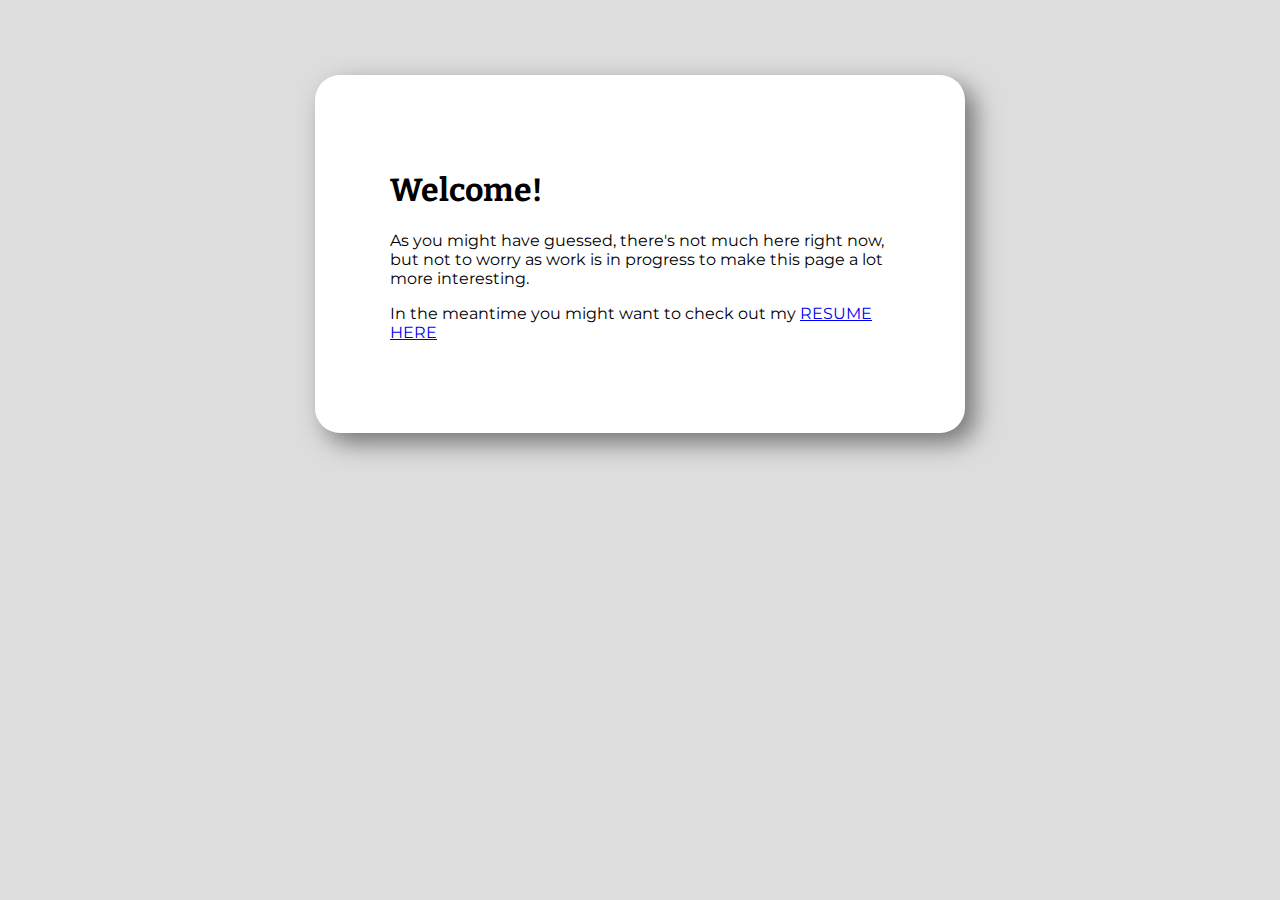
<file: index.html>
<!DOCTYPE html>
<html>
  <head>
    <meta charset="UTF-8">
    <meta name="viewport" content="width=device-width, initial-scale=1.0">
    <title>Gianni LaMolinare</title>
    <!-- The style.css file allows you to change the look of your web pages.
         If you include the next line in all your web pages, they will all share the same look.
         This makes it easier to make new pages for your site. -->
    <link href="/index-style.css" rel="stylesheet" type="text/css" media="all">
  </head>
  <body>
    <div  class="container">
      <h1>Welcome!</h1>
  
      <p>As you might have guessed, there's not much here right now, but not to worry as work is in progress to make this page a lot more interesting.</p>
      <p>In the meantime you might want to check out my <a href="resume">RESUME HERE</a></p>
    </div>
  </body>
</html>
</file>
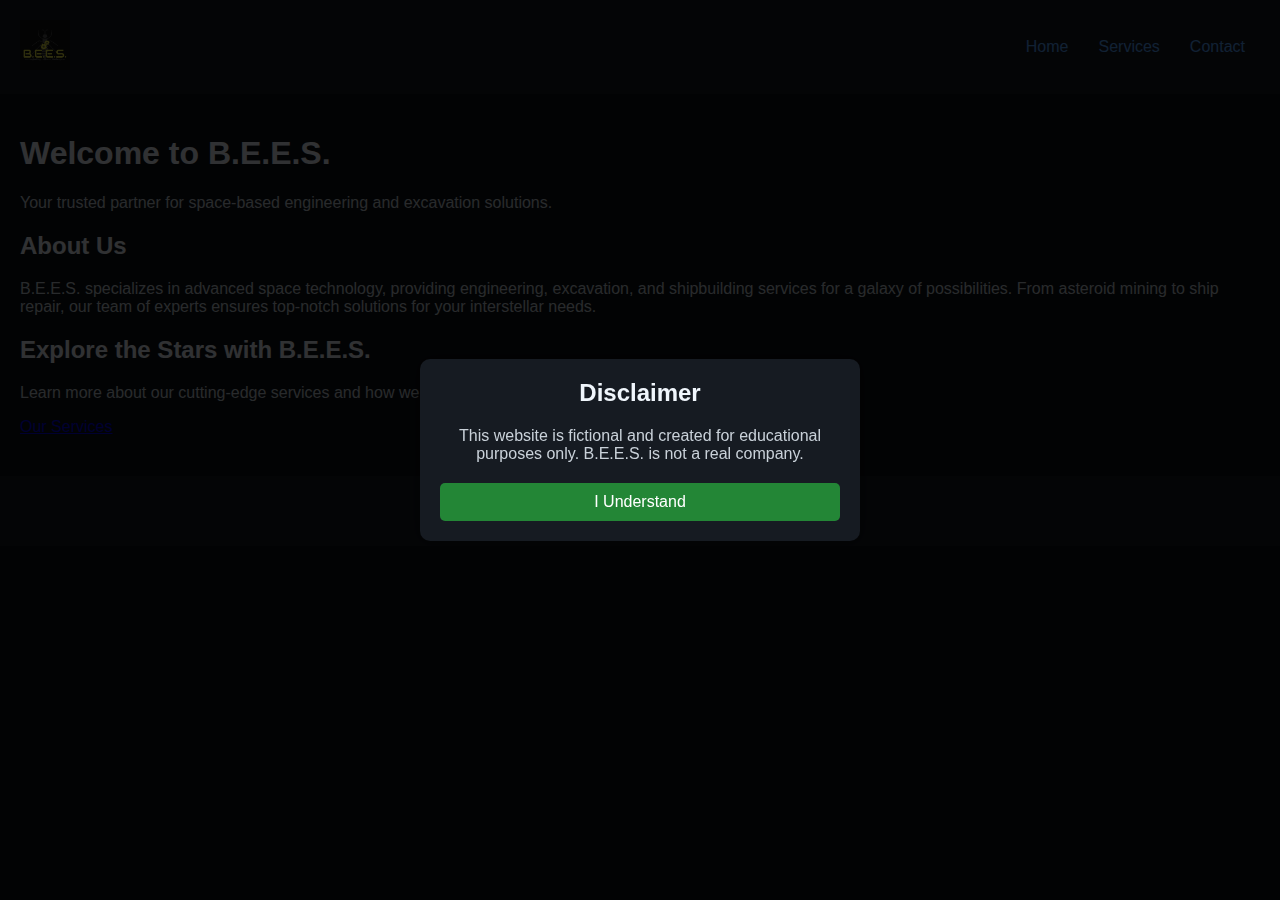
<file: final-project/index.html>
<!DOCTYPE html>
<html lang="en">
<head>
    <meta charset="UTF-8">
    <meta name="viewport" content="width=device-width, initial-scale=1.0">
    <title>B.E.E.S. - Bolts, Excavation, Engineering, and Shipyards</title>
    <link rel="icon" type="image/x-icon" href="favicon.webp">
    <link rel="stylesheet" href="styles.css">
</head>
<body>
    <div id="disclaimer-popup" class="popup">
        <div class="popup-content">
            <h2>Disclaimer</h2>
            <p>This website is fictional and created for educational purposes only. B.E.E.S. is not a real company.</p>
            <div id="close-popup" class="close-popup">I Understand</div>
        </div>
    </div> 
    <header>
        <div class="logo">
            <img src="bees-logo.jpg" alt="B.E.E.S. Logo">
        </div>
        <nav>
            <ul>
                <li><a href="index.html">Home</a></li>
                <li><a href="services.html">Services</a></li>
                <li><a href="contact.html">Contact</a></li>
            </ul>
        </nav>
    </header>

    <main>
        <section class="hero">
            <h1>Welcome to B.E.E.S.</h1>
            <p>Your trusted partner for space-based engineering and excavation solutions.</p>
        </section>

        <section class="about">
            <h2>About Us</h2>
            <p>B.E.E.S. specializes in advanced space technology, providing engineering, excavation, and shipbuilding services for a galaxy of possibilities. From asteroid mining to ship repair, our team of experts ensures top-notch solutions for your interstellar needs.</p>
        </section>

        <section class="cta">
            <h2>Explore the Stars with B.E.E.S.</h2>
            <p>Learn more about our cutting-edge services and how we can help you achieve your space exploration goals.</p>
            <a href="services.html" class="button">Our Services</a>
        </section>
    </main>

    <footer>
        <p>&copy; 2024 B.E.E.S. - All Rights Reserved.</p>
    </footer>
    <script>
        document.querySelector('.close-popup').addEventListener('click', () => {document.querySelector('.popup').style.display="none";});
    </script>
</body>
</html>
</file>
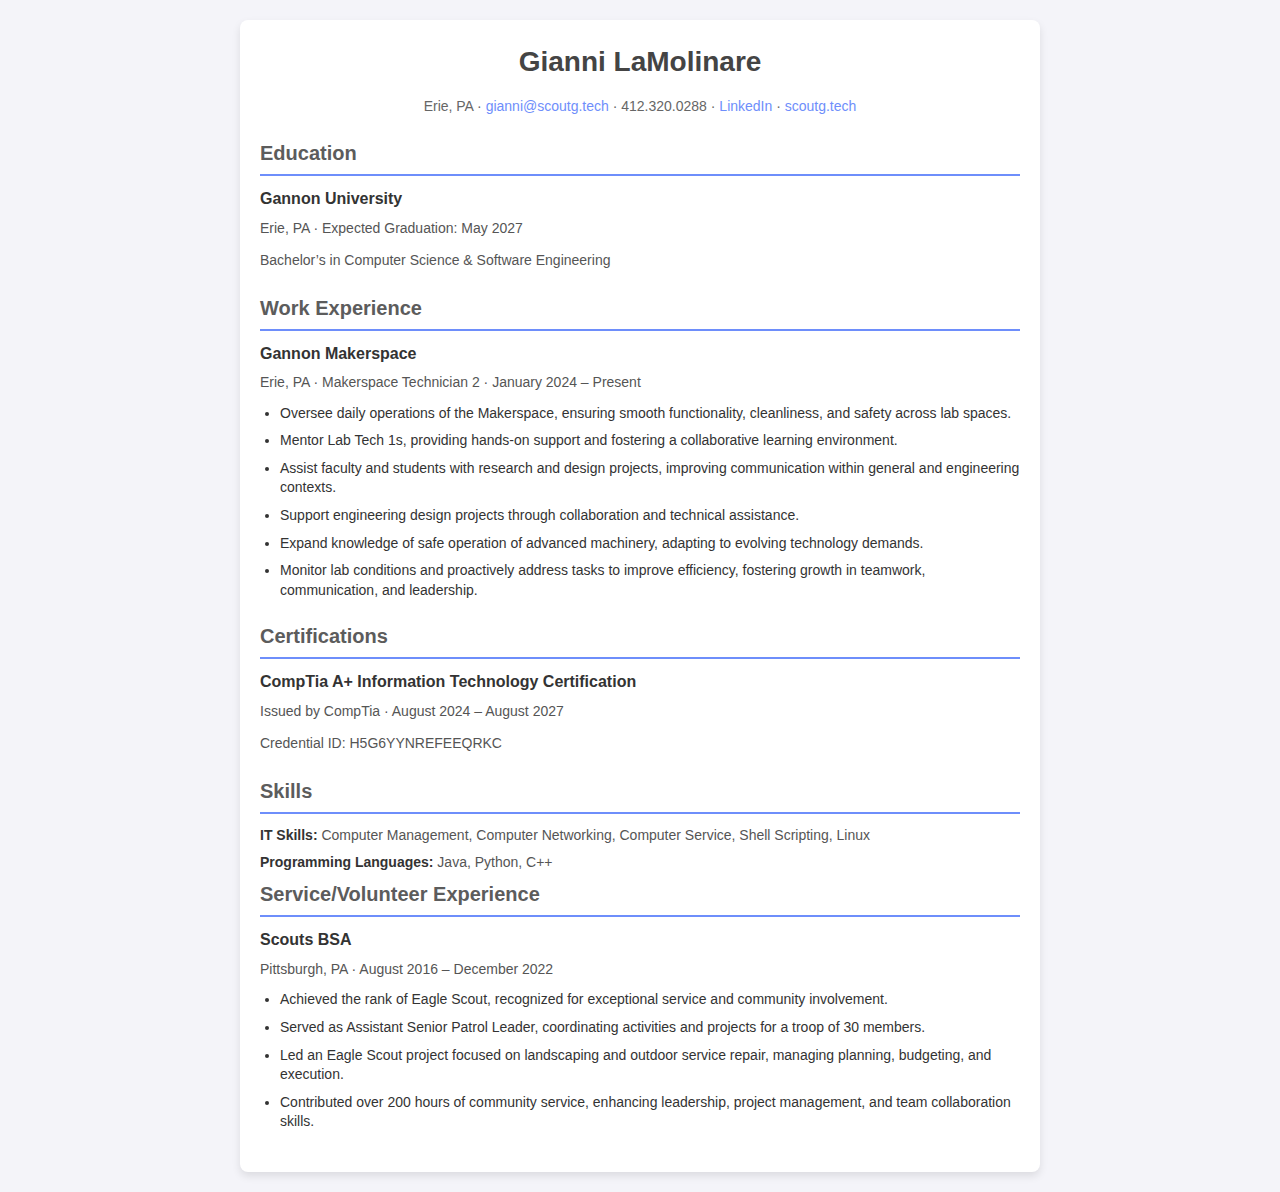
<file: resume.html>
<!DOCTYPE html>
<html lang="en">
<head>
    <meta charset="UTF-8">
    <meta name="viewport" content="width=device-width, initial-scale=1.0">
    <meta name="author" content="Gianni LaMolinare">
    <title>Gianni LaMolinare - Resume</title>
    <style>
        /* Global Styles */
        * {
            margin: 0;
            padding: 0;
            box-sizing: border-box;
        }

        body {
            font-family: 'Arial', sans-serif;
            color: #333;
            background-color: #f4f4f9;
            line-height: 1.6;
            padding: 20px;
        }

        /* Resume Container */
        .resume-container {
            max-width: 800px;
            margin: 0 auto;
            padding: 20px;
            background-color: #fff;
            box-shadow: 0 4px 8px rgba(0, 0, 0, 0.1);
            border-radius: 8px;
        }

        /* Header */
        .header {
            text-align: center;
            margin-bottom: 20px;
        }

        .header h1 {
            font-size: 28px;
            margin-bottom: 10px;
            color: #444;
        }

        .header p {
            font-size: 14px;
            color: #666;
        }

        .header a {
            color: #6e8efb;
            text-decoration: none;
        }

        .header a:hover {
            text-decoration: underline;
        }

        /* Section Headings */
        h2 {
            font-size: 20px;
            margin-bottom: 10px;
            color: #5c5c5c;
            border-bottom: 2px solid #6e8efb;
            padding-bottom: 5px;
        }

        h3 {
            font-size: 16px;
            margin-bottom: 5px;
            color: #333;
        }

        /* Education and Work Experience */
        .education-item, .job, .certification-item, .volunteer-item {
            margin-bottom: 20px;
        }

        p {
            margin-bottom: 10px;
            font-size: 14px;
            color: #555;
        }

        /* Unordered Lists for Job Responsibilities */
        ul {
            padding-left: 20px;
            margin-bottom: 20px;
        }

        ul li {
            font-size: 14px;
            margin-bottom: 8px;
            line-height: 1.4;
        }

        /* Links */
        a {
            color: #6e8efb;
            text-decoration: none;
        }

        a:hover {
            text-decoration: underline;
        }

        /* Skills Section */
        .skills p {
            font-size: 14px;
            margin-bottom: 5px;
        }

        .skills strong {
            color: #333;
        }

        /* Responsive Design */
        @media (max-width: 768px) {
            .resume-container {
                padding: 15px;
            }

            .header h1 {
                font-size: 24px;
            }

            h2 {
                font-size: 18px;
            }

            h3 {
                font-size: 14px;
            }

            p, ul li {
                font-size: 13px;
            }
        }
    </style>
    <!-- <link rel="stylesheet" href="styles.css"> -->
</head>
<body>

    <div class="resume-container">
        <!-- Header Section -->
        <header class="header">
            <h1>Gianni LaMolinare</h1>
            <p>
                Erie, PA · 
                <a href="mailto:gianni@scoutg.tech">gianni@scoutg.tech</a> · 
                412.320.0288 · 
                <a href="https://www.linkedin.com/in/gianni-lamolinare/" target="_blank">LinkedIn</a> · 
                <a href="https://scoutg.tech" target="_blank">scoutg.tech</a>
            </p>
        </header>

        <!-- Education Section -->
        <section class="education">
            <h2>Education</h2>
            <div class="education-item">
                <h3>Gannon University</h3>
                <p>Erie, PA · Expected Graduation: May 2027</p>
                <p>Bachelor’s in Computer Science & Software Engineering</p>
            </div>
        </section>

        <!-- Work Experience Section -->
        <section class="work-experience">
            <h2>Work Experience</h2>
            <div class="job">
                <h3>Gannon Makerspace</h3>
                <p>Erie, PA · Makerspace Technician 2 · January 2024 – Present</p>
                <ul>
                    <li>Oversee daily operations of the Makerspace, ensuring smooth functionality, cleanliness, and safety across lab spaces.</li>
                    <li>Mentor Lab Tech 1s, providing hands-on support and fostering a collaborative learning environment.</li>
                    <li>Assist faculty and students with research and design projects, improving communication within general and engineering contexts.</li>
                    <li>Support engineering design projects through collaboration and technical assistance.</li>
                    <li>Expand knowledge of safe operation of advanced machinery, adapting to evolving technology demands.</li>
                    <li>Monitor lab conditions and proactively address tasks to improve efficiency, fostering growth in teamwork, communication, and leadership.</li>
                </ul>
            </div>
        </section>

        <!-- Certifications Section -->
        <section class="certifications">
            <h2>Certifications</h2>
            <div class="certification-item">
                <h3>CompTia A+ Information Technology Certification</h3>
                <p>Issued by CompTia · August 2024 – August 2027</p>
                <p>Credential ID: H5G6YYNREFEEQRKC</p>
            </div>
        </section>

        <!-- Skills Section -->
        <section class="skills">
            <h2>Skills</h2>
            <p><strong>IT Skills:</strong> Computer Management, Computer Networking, Computer Service, Shell Scripting, Linux</p>
            <p><strong>Programming Languages:</strong> Java, Python, C++</p>
        </section>

        <!-- Service / Volunteer Experience Section -->
        <section class="volunteer-experience">
            <h2>Service/Volunteer Experience</h2>
            <div class="volunteer-item">
                <h3>Scouts BSA</h3>
                <p>Pittsburgh, PA · August 2016 – December 2022</p>
                <ul>
                    <li>Achieved the rank of Eagle Scout, recognized for exceptional service and community involvement.</li>
                    <li>Served as Assistant Senior Patrol Leader, coordinating activities and projects for a troop of 30 members.</li>
                    <li>Led an Eagle Scout project focused on landscaping and outdoor service repair, managing planning, budgeting, and execution.</li>
                    <li>Contributed over 200 hours of community service, enhancing leadership, project management, and team collaboration skills.</li>
                </ul>
            </div>
        </section>
    </div>

</body>
</html>
</file>
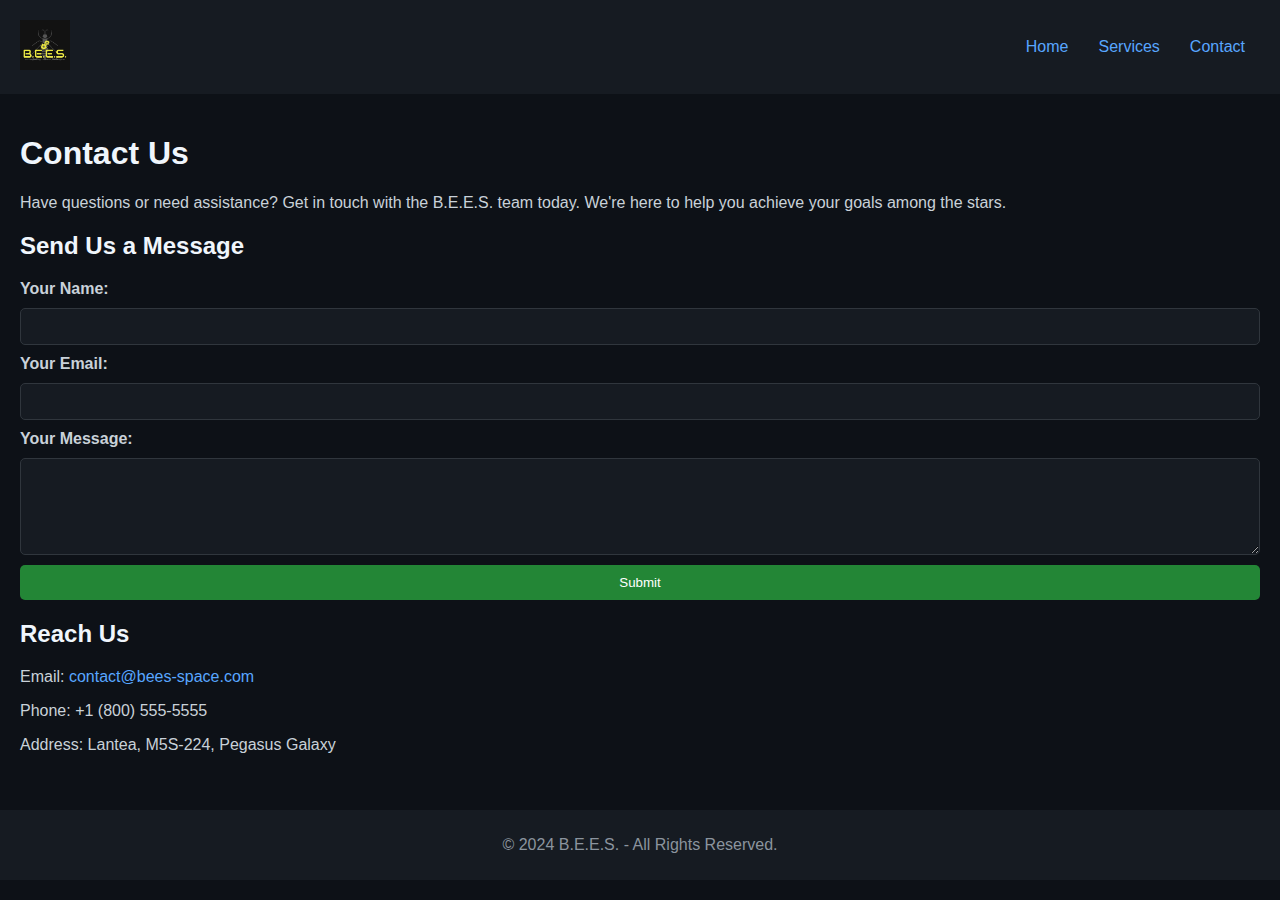
<file: final-project/contact.html>
<!DOCTYPE html>
<html lang="en">
<head>
    <meta charset="UTF-8">
    <meta name="viewport" content="width=device-width, initial-scale=1.0">
    <title>Contact - B.E.E.S.</title>
    <link rel="icon" type="image/x-icon" href="favicon.webp">
    <link rel="stylesheet" href="styles.css">
</head>
<body>
    <header>
        <div class="logo">
            <img src="bees-logo.jpg" alt="B.E.E.S. Logo">
        </div>
        <nav>
            <ul>
                <li><a href="index.html">Home</a></li>
                <li><a href="services.html">Services</a></li>
                <li><a href="contact.html">Contact</a></li>
            </ul>
        </nav>
    </header>

    <main>
        <section class="contact-intro">
            <h1>Contact Us</h1>
            <p>Have questions or need assistance? Get in touch with the B.E.E.S. team today. We're here to help you achieve your goals among the stars.</p>
        </section>

        <section class="contact-form">
            <h2>Send Us a Message</h2>
            <form method="post" id="contact-form">
                <label for="name">Your Name:</label>
                <input type="text" id="name" name="name" required>

                <label for="email">Your Email:</label>
                <input type="email" id="email" name="email" required>

                <label for="message">Your Message:</label>
                <textarea id="message" name="message" rows="5" required></textarea>

                <button class="button">Submit</button>
            </form>
        </section>

        <section class="contact-details">
            <h2>Reach Us</h2>
            <p>Email: <a href="mailto:contact@bees-space.com">contact@bees-space.com</a></p>
            <p>Phone: +1 (800) 555-5555</p>
            <p>Address: Lantea, M5S-224, Pegasus Galaxy</p>
        </section>
    </main>

    <footer>
        <p>&copy; 2024 B.E.E.S. - All Rights Reserved.</p>
    </footer>
    <script>
        document.getElementById("contact-form").addEventListener("submit", sendMessage);

        function sendMessage(e){
            alert("Thank you for reaching out.\nYour request is very important to us.\nWe will be in contact as soon as one of our representatives is able!");
            return false;
        }
    </script>
</body>
</html>
</file>
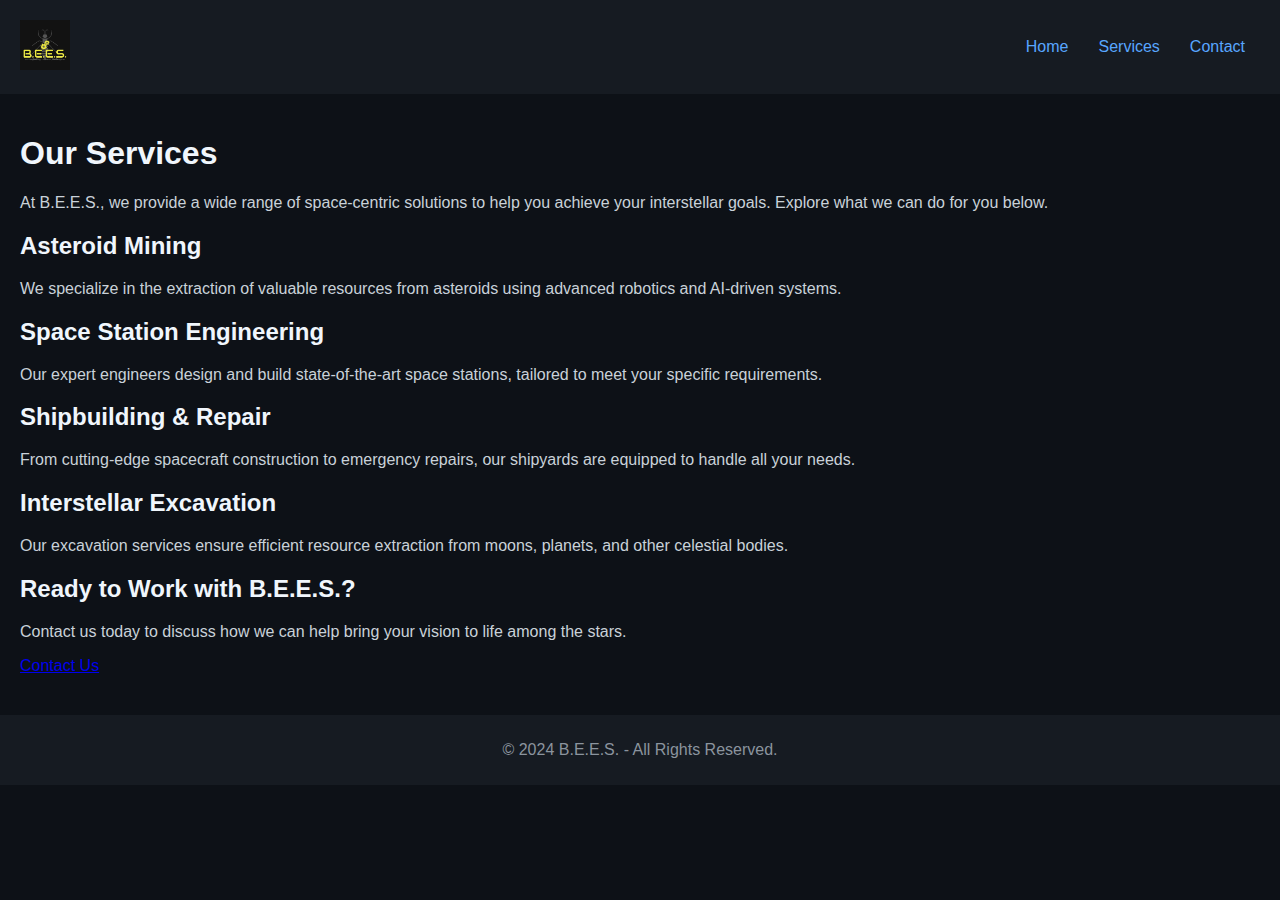
<file: final-project/services.html>
<!DOCTYPE html>
<html lang="en">
<head>
    <meta charset="UTF-8">
    <meta name="viewport" content="width=device-width, initial-scale=1.0">
    <title>Services - B.E.E.S.</title>
    <link rel="icon" type="image/x-icon" href="favicon.webp">
    <link rel="stylesheet" href="styles.css">
</head>
<body>
    <header>
        <div class="logo">
            <img src="bees-logo.jpg" alt="B.E.E.S. Logo">
        </div>
        <nav>
            <ul>
                <li><a href="index.html">Home</a></li>
                <li><a href="services.html">Services</a></li>
                <li><a href="contact.html">Contact</a></li>
            </ul>
        </nav>
    </header>

    <main>
        <section class="services-intro">
            <h1>Our Services</h1>
            <p>At B.E.E.S., we provide a wide range of space-centric solutions to help you achieve your interstellar goals. Explore what we can do for you below.</p>
        </section>

        <section class="service-list">
            <article class="service">
                <h2>Asteroid Mining</h2>
                <p>We specialize in the extraction of valuable resources from asteroids using advanced robotics and AI-driven systems.</p>
            </article>

            <article class="service">
                <h2>Space Station Engineering</h2>
                <p>Our expert engineers design and build state-of-the-art space stations, tailored to meet your specific requirements.</p>
            </article>

            <article class="service">
                <h2>Shipbuilding & Repair</h2>
                <p>From cutting-edge spacecraft construction to emergency repairs, our shipyards are equipped to handle all your needs.</p>
            </article>

            <article class="service">
                <h2>Interstellar Excavation</h2>
                <p>Our excavation services ensure efficient resource extraction from moons, planets, and other celestial bodies.</p>
            </article>
        </section>

        <section class="cta">
            <h2>Ready to Work with B.E.E.S.?</h2>
            <p>Contact us today to discuss how we can help bring your vision to life among the stars.</p>
            <a href="contact.html" class="button">Contact Us</a>
        </section>
    </main>

    <footer>
        <p>&copy; 2024 B.E.E.S. - All Rights Reserved.</p>
    </footer>
</body>
</html>
</file>
<file: index-style.css>
@import url('https://fonts.googleapis.com/css2?family=Bitter:ital,wght@0,100..900;1,100..900&family=Montserrat:ital,wght@0,100..900;1,100..900&display=swap');
:root{
    --subtlegray:#dddddd;
}
body{
    background:var(--subtlegray);
    font-family:Montserrat, sans-serif;
    /* font-size:20px; */
}
h2{
    /*color:#B026FF;*/
    /* color:green; */
    margin-bottom:-15px;
    /*text-decoration:underline;*/
    border-bottom:2px var(--subtlegray) solid;
}
h1, h2, h3, h4, h5, h6{
    font-family:Bitter;
}
ul{
    padding-left:16px;
}
.container{
    background:#ffffff;
    border-radius:25px;
    box-shadow:10px 10px 25px #757575;
    padding:75px;
    margin:75px auto;
    width:500px
}
label{
    font-weight:bold;
}
input, textarea{
    margin-bottom:1.2em;
}
label, input, textarea, button{
    display:block;
}
input[type="checkbox"]{
    display:inline;
}
/* label input{
    display:inline;
} */
.required{
    color:red;
}
.error{
    color:red;
    border:1px solid red;
    background-color:rgb(255, 208, 208);
    padding:0.5em;
    border-radius:10px;
    margin-top:0px;
    display:inline-block;
}
</file>
<file: final-project/styles.css>
/* General Styles */
body {
    font-family: 'Arial', sans-serif;
    background-color: #0d1117;
    color: #c9d1d9;
    margin: 0;
    padding: 0;
}

header {
    background-color: #161b22;
    padding: 20px;
    display: flex;
    justify-content: space-between;
    align-items: center;
}

header .logo img {
    height: 50px;
}

nav ul {
    list-style: none;
    display: flex;
    margin: 0;
    padding: 0;
}

nav ul li {
    margin: 0 15px;
}

nav ul li a {
    color: #58a6ff;
    text-decoration: none;
}

nav ul li a:hover {
    text-decoration: underline;
}

main {
    padding: 20px;
}

h1, h2 {
    color: #f0f6fc;
}

button {
    background-color: #238636;
    color: #ffffff;
    border: none;
    padding: 10px 20px;
    cursor: pointer;
    border-radius: 5px;
    transition: all 0.25s cubic-bezier(0.075, 0.82, 0.165, 1);
}

button:hover {
    background-color: #2ea043;
}

/* Contact Form */
.contact-form {
    margin: 20px 0;
}

.contact-form form {
    display: flex;
    flex-direction: column;
    gap: 10px;
}

.contact-form label {
    font-weight: bold;
}

.contact-form input, .contact-form textarea {
    padding: 10px;
    border: 1px solid #30363d;
    border-radius: 5px;
    background-color: #161b22;
    color: #c9d1d9;
}

.contact-form input:focus, .contact-form textarea:focus {
    outline: none;
    border-color: #58a6ff;
}

/* Contact Details */
.contact-details a {
    color: #58a6ff;
    text-decoration: none;
}

.contact-details a:hover {
    text-decoration: underline;
}

footer {
    background-color: #161b22;
    text-align: center;
    padding: 10px;
    margin-top: 20px;
    color: #8b949e;
}

/* Popup */
.popup {
    position: fixed;
    top: 0;
    left: 0;
    width: 100%;
    height: 100%;
    background: rgba(0, 0, 0, 0.8);
    display: flex;
    justify-content: center;
    align-items: center;
    z-index: 1000;
}

.popup-content {
    background: #161b22;
    color: #c9d1d9;
    padding: 20px;
    border-radius: 10px;
    text-align: center;
    width: 80%;
    max-width: 400px;
    box-shadow: 0 0 15px rgba(0, 0, 0, 0.5);
}

.popup-content h2 {
    margin-top: 0;
    color: #f0f6fc;
}

.close-popup {
    margin-top: 20px;
    background-color: #238636;
    color: #ffffff;
    border: none;
    padding: 10px 20px;
    cursor: pointer;
    border-radius: 5px;
    transition: all 0.25s cubic-bezier(0.075, 0.82, 0.165, 1);
}

.close-popup:hover {
    background-color: #2ea043;
}
</file>
